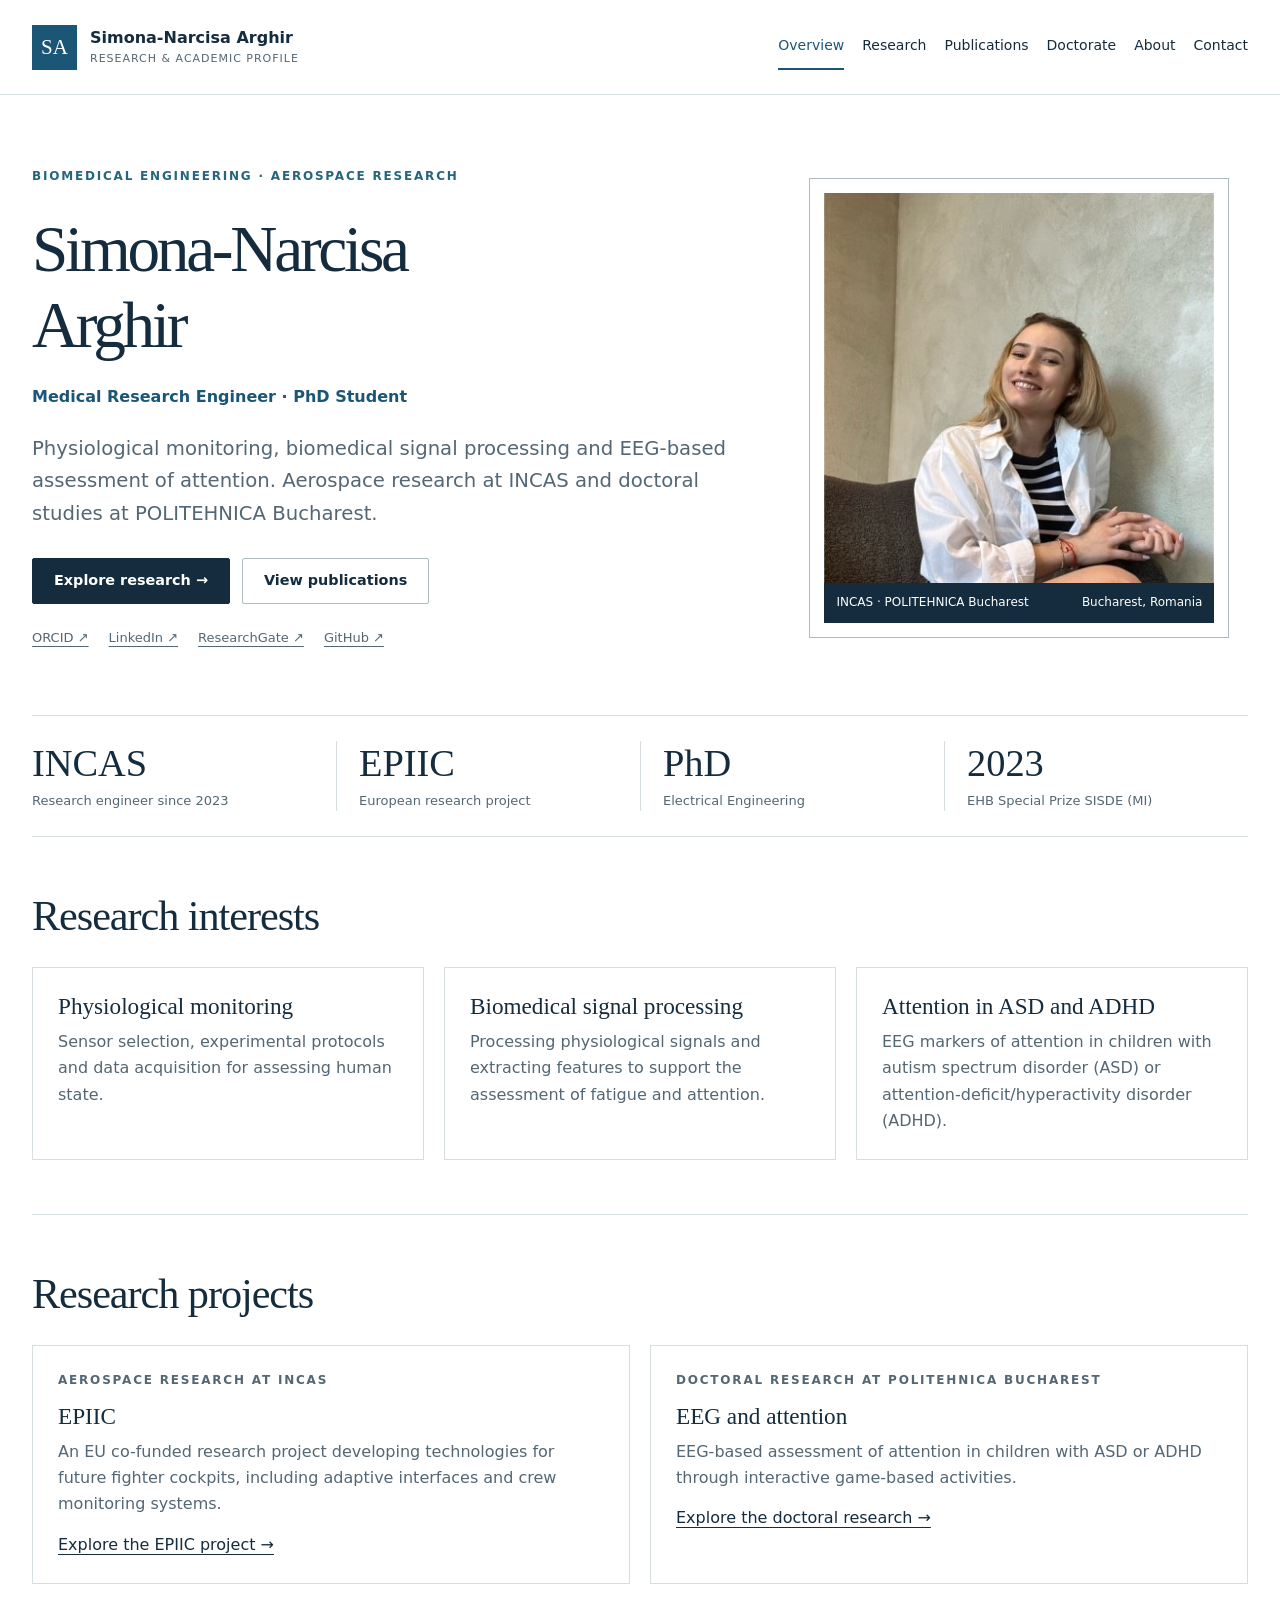
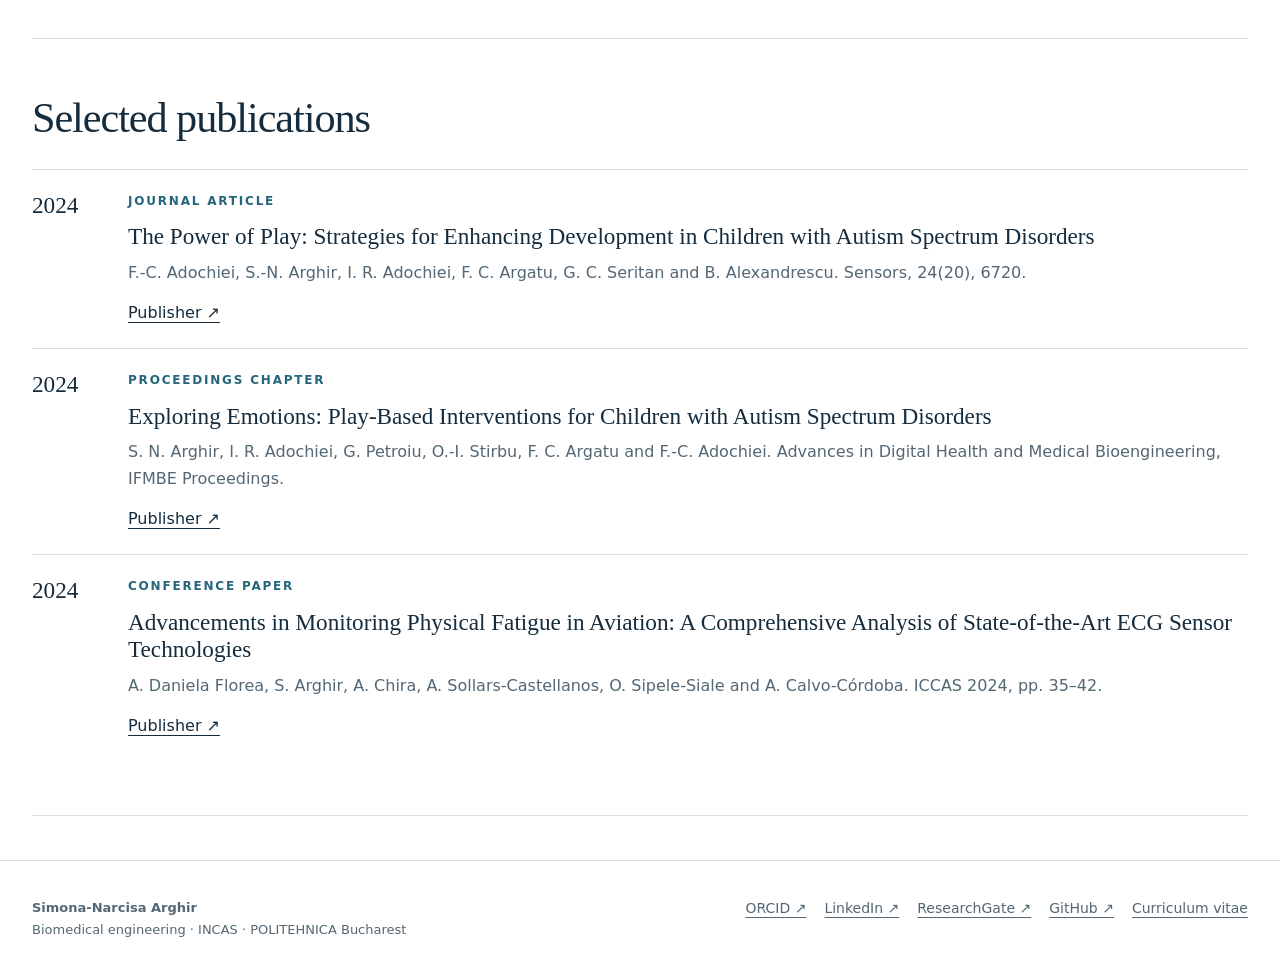
<file: index.html>
<!doctype html>
<html lang="en">
<head>
  <meta charset="utf-8">
  <meta name="viewport" content="width=device-width, initial-scale=1">
  <meta name="description" content="Research and academic profile of Simona-Narcisa Arghir.">
  <title>Overview | Simona-Narcisa Arghir</title>
  <link rel="stylesheet" href="style.css">
</head>
<body>
  <a class="skip" href="#main">Skip to content</a>
  <header class="site-header"><div class="wrap header-inner">
    <a class="brand" href="index.html"><span class="monogram" aria-hidden="true">SA</span>
    <span><strong>Simona-Narcisa Arghir</strong><small>Research &amp; academic profile</small></span></a>
    <nav aria-label="Main navigation"><a href="index.html" aria-current="page">Overview</a><a href="research.html">Research</a><a href="publications.html">Publications</a><a href="phd.html">Doctorate</a><a href="about.html">About</a><a href="contact.html">Contact</a></nav>
  </div></header>
  <main id="main" class="wrap">
<section class="hero">
  <div><p class="label">Biomedical engineering · Aerospace research</p>
    <h1>Simona-Narcisa<br>Arghir</h1>
    <p class="role">Medical Research Engineer · PhD Student</p>
    <p class="lead">Physiological monitoring, biomedical signal processing and EEG-based assessment of attention. Aerospace research at INCAS and doctoral studies at POLITEHNICA Bucharest.</p>
    <div class="actions"><a class="button" href="research.html">Explore research →</a>
      <a class="button secondary" href="publications.html">View publications</a></div>
    <div class="profile-links"><a href="https://orcid.org/0009-0007-5033-0154">ORCID ↗</a><a href="https://www.linkedin.com/in/simona-narcisa-arghir-6975b7259/">LinkedIn ↗</a><a href="https://www.researchgate.net/profile/Simona-Arghir?ev=hdr_xprf">ResearchGate ↗</a><a href="https://github.com/narcisasimona">GitHub ↗</a></div>
  </div>
  <figure class="portrait">
    <img src="photo.jpg" width="400" height="400" alt="Portrait of Simona-Narcisa Arghir">
    <figcaption><span>INCAS · POLITEHNICA Bucharest</span><span>Bucharest, Romania</span></figcaption>
  </figure>
</section>
<dl class="highlights">
  <div><dt>INCAS</dt><dd>Research engineer since 2023</dd></div>
  <div><dt>EPIIC</dt><dd>European research project</dd></div>
  <div><dt>PhD</dt><dd>Electrical Engineering</dd></div>
  <div><dt>2023</dt><dd>EHB Special Prize SISDE (MI)</dd></div>
</dl>
<section class="section"><h2>Research interests</h2>
<div class="cards">
  <article><h3>Physiological monitoring</h3><p>Sensor selection, experimental protocols and data acquisition for assessing human state.</p></article>
  <article><h3>Biomedical signal processing</h3><p>Processing physiological signals and extracting features to support the assessment of fatigue and attention.</p></article>
  <article><h3>Attention in ASD and ADHD</h3><p>EEG markers of attention in children with autism spectrum disorder (ASD) or attention-deficit/hyperactivity disorder (ADHD).</p></article>
</div></section>
<section class="section"><h2>Research projects</h2><div class="cards two"><article class="project"><p class="label">Aerospace research at INCAS</p><h3>EPIIC</h3><p>An EU co-funded research project developing technologies for future fighter cockpits, including adaptive interfaces and crew monitoring systems.</p><a href="research.html#epiic">Explore the EPIIC project →</a></article><article class="project"><p class="label">Doctoral research at POLITEHNICA Bucharest</p><h3>EEG and attention</h3><p>EEG-based assessment of attention in children with ASD or ADHD through interactive game-based activities.</p><a href="phd.html">Explore the doctoral research →</a></article></div></section>
<section class="section"><h2>Selected publications</h2><article class="entry"><span class="year">2024</span><div><p class="label">Journal article</p><h3>The Power of Play: Strategies for Enhancing Development in Children with Autism Spectrum Disorders</h3><p>F.-C. Adochiei, S.-N. Arghir, I. R. Adochiei, F. C. Argatu, G. C. Seritan and B. Alexandrescu. Sensors, 24(20), 6720.</p><a href="https://doi.org/10.3390/s24206720">Publisher ↗</a></div></article><article class="entry"><span class="year">2024</span><div><p class="label">Proceedings chapter</p><h3>Exploring Emotions: Play-Based Interventions for Children with Autism Spectrum Disorders</h3><p>S. N. Arghir, I. R. Adochiei, G. Petroiu, O.-I. Stirbu, F. C. Argatu and F.-C. Adochiei. Advances in Digital Health and Medical Bioengineering, IFMBE Proceedings.</p><a href="https://doi.org/10.1007/978-3-031-62523-7_8">Publisher ↗</a></div></article><article class="entry"><span class="year">2024</span><div><p class="label">Conference paper</p><h3>Advancements in Monitoring Physical Fatigue in Aviation: A Comprehensive Analysis of State-of-the-Art ECG Sensor Technologies</h3><p>A. Daniela Florea, S. Arghir, A. Chira, A. Sollars-Castellanos, O. Sipele-Siale and A. Calvo-Córdoba. ICCAS 2024, pp. 35–42.</p><a href="https://www.scitepress.org/PublishedPapers/2024/129500/">Publisher ↗</a></div></article></section>
</main>
  <footer class="site-footer"><div class="wrap footer-inner">
    <div><strong>Simona-Narcisa Arghir</strong><br>Biomedical engineering · INCAS · POLITEHNICA Bucharest</div>
    <nav aria-label="Academic profiles"><a href="https://orcid.org/0009-0007-5033-0154">ORCID ↗</a><a href="https://www.linkedin.com/in/simona-narcisa-arghir-6975b7259/">LinkedIn ↗</a><a href="https://www.researchgate.net/profile/Simona-Arghir?ev=hdr_xprf">ResearchGate ↗</a><a href="https://github.com/narcisasimona">GitHub ↗</a><a href="about.html#cv">Curriculum vitae</a></nav>
  </div></footer>
</body>
</html>
</file>
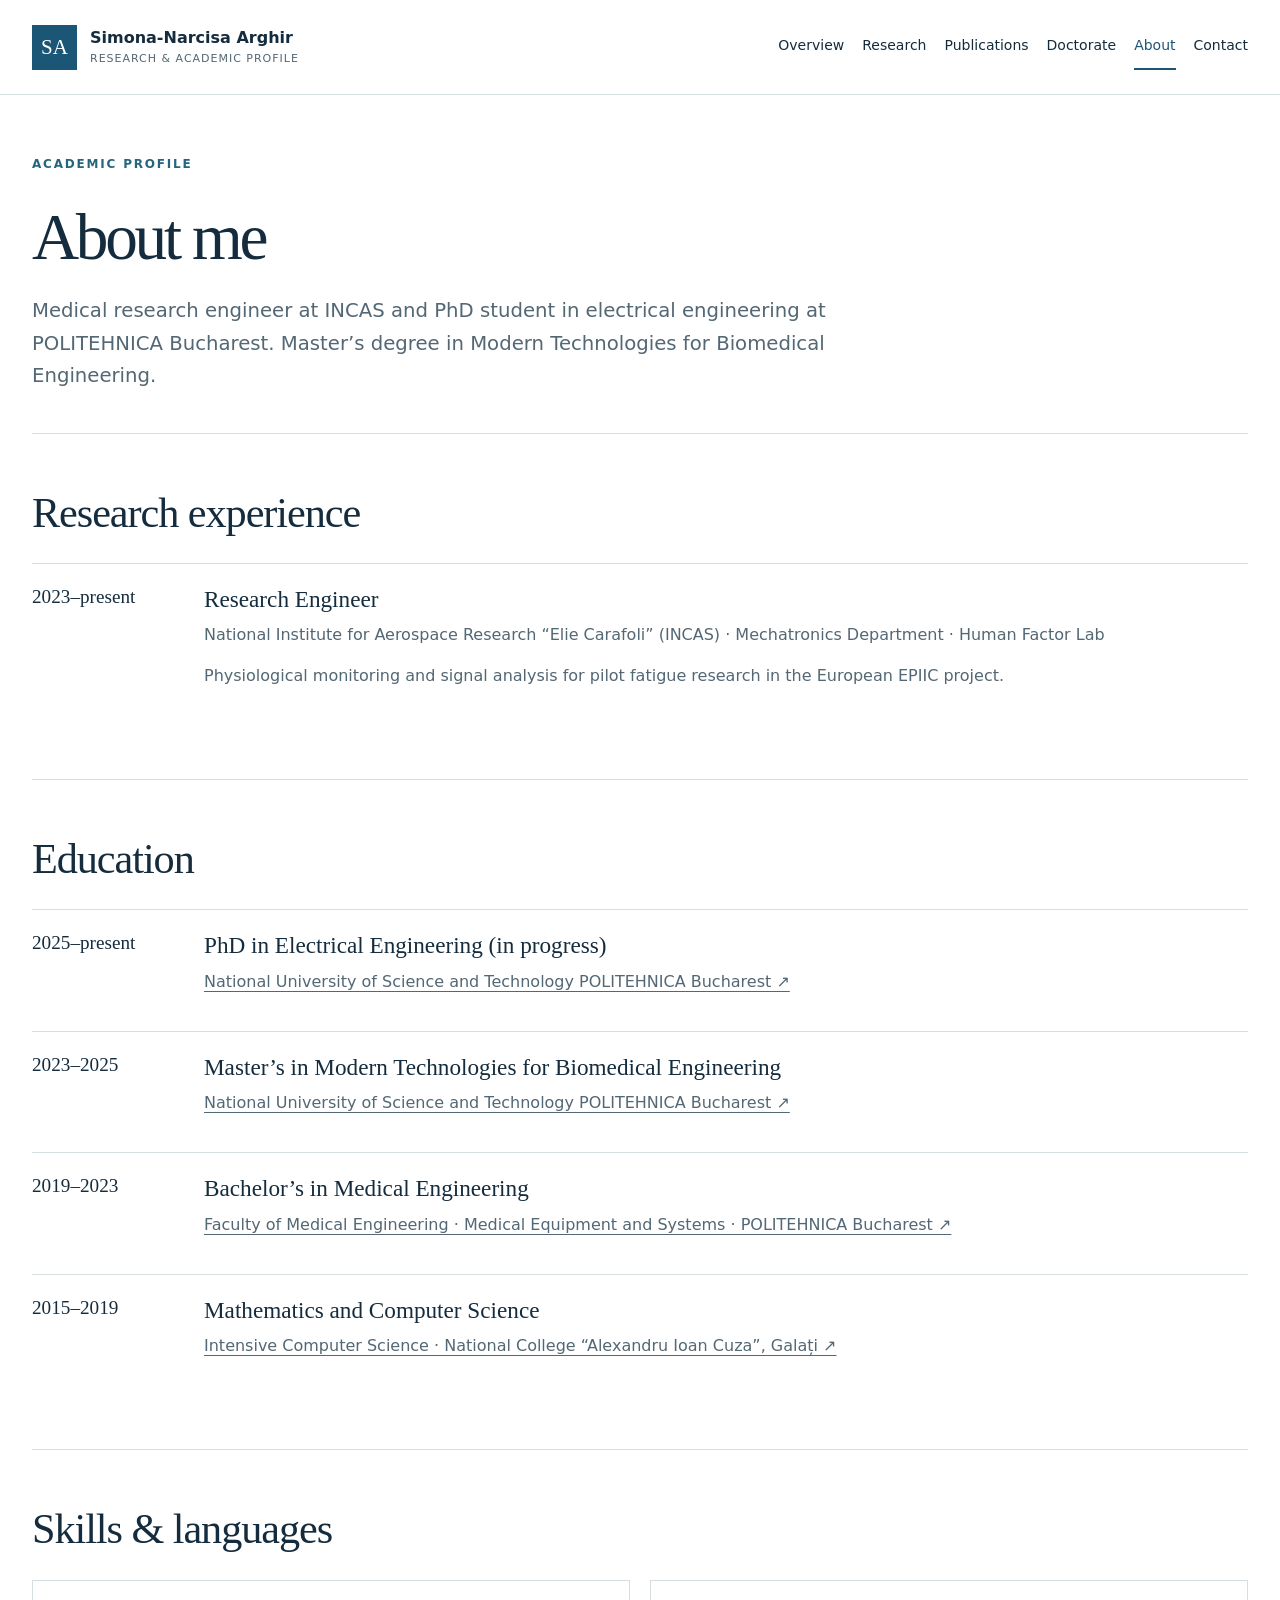
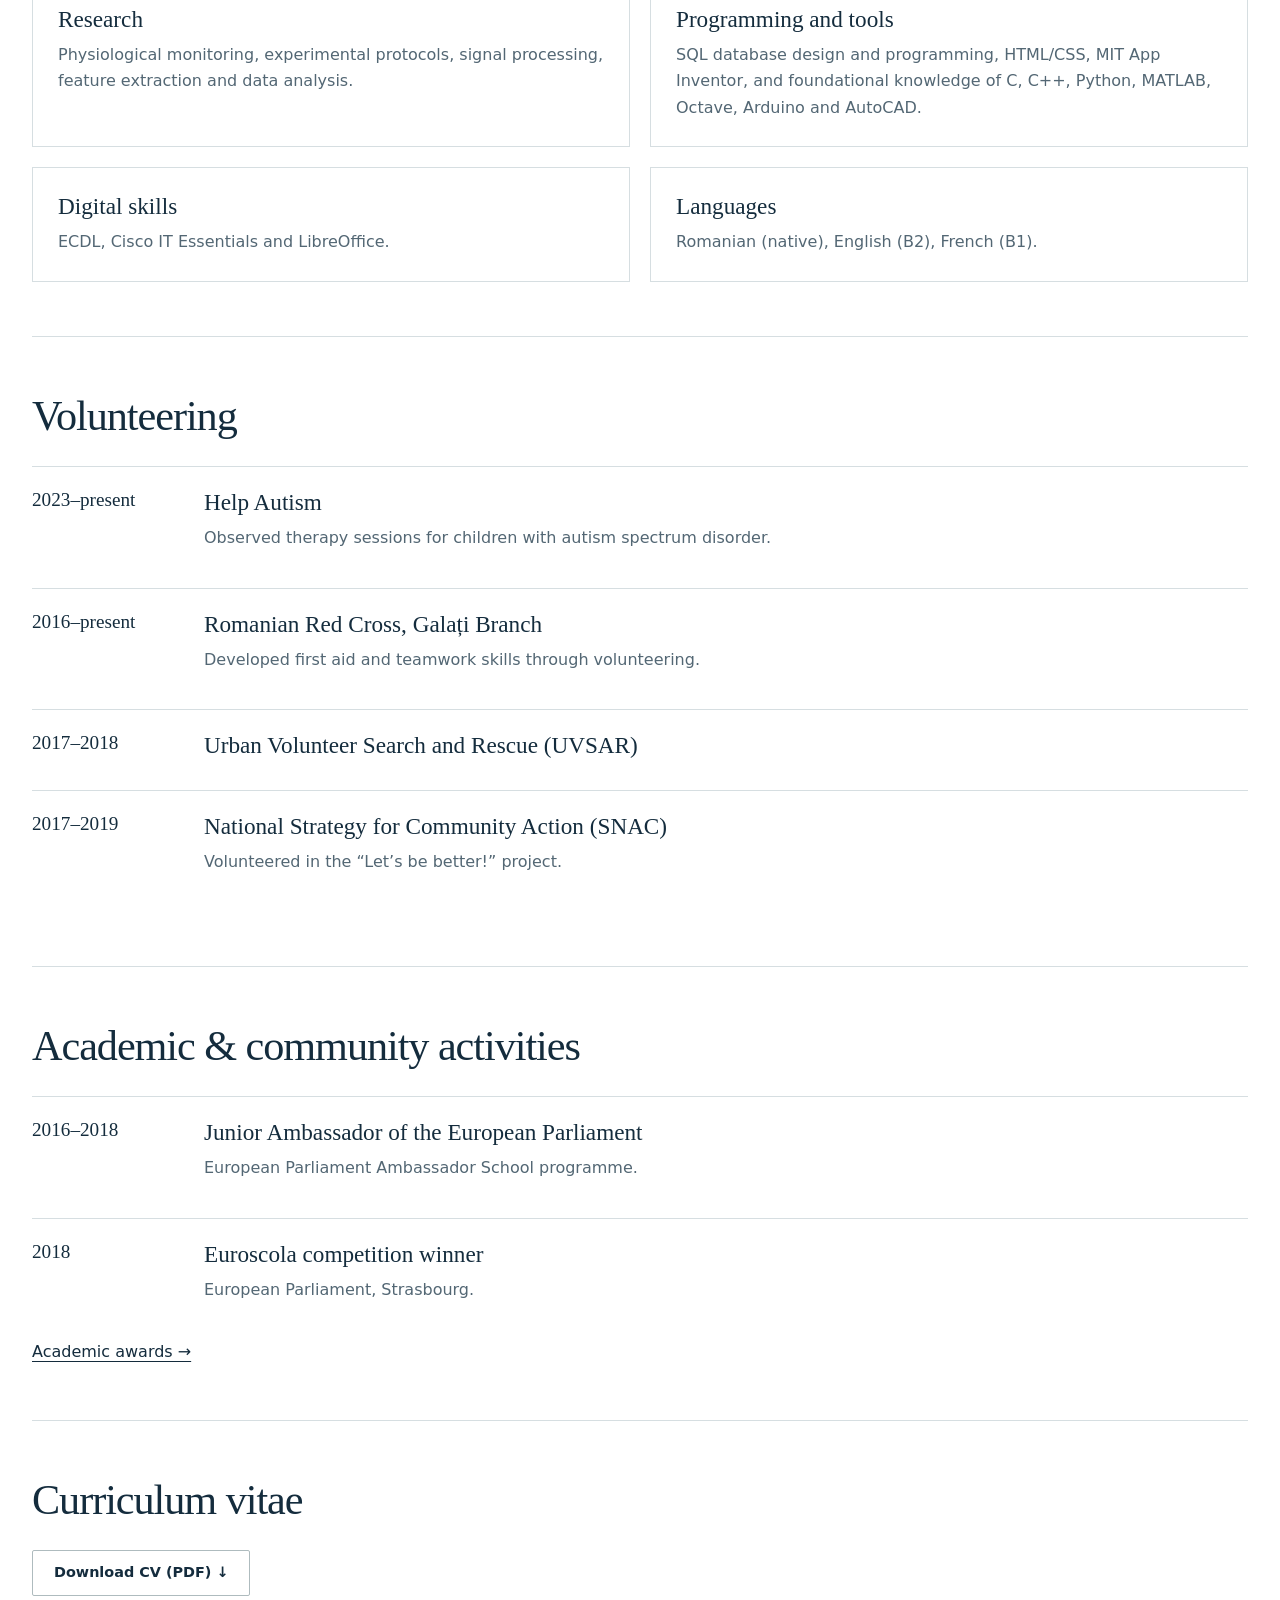
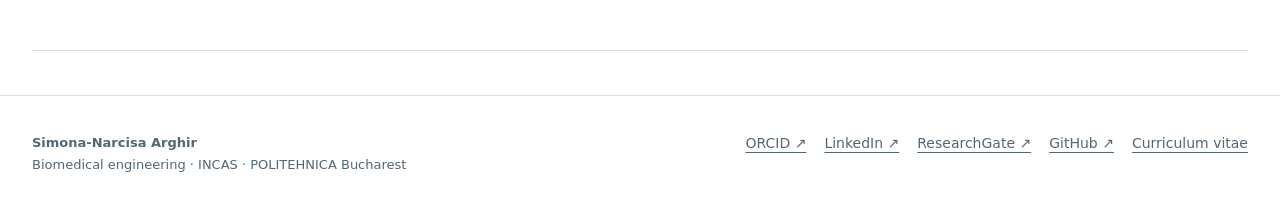
<file: about.html>
<!doctype html>
<html lang="en">
<head>
  <meta charset="utf-8">
  <meta name="viewport" content="width=device-width, initial-scale=1">
  <meta name="description" content="Research and academic profile of Simona-Narcisa Arghir.">
  <title>About | Simona-Narcisa Arghir</title>
  <link rel="stylesheet" href="style.css">
</head>
<body>
  <a class="skip" href="#main">Skip to content</a>
  <header class="site-header"><div class="wrap header-inner">
    <a class="brand" href="index.html"><span class="monogram" aria-hidden="true">SA</span>
    <span><strong>Simona-Narcisa Arghir</strong><small>Research &amp; academic profile</small></span></a>
    <nav aria-label="Main navigation"><a href="index.html">Overview</a><a href="research.html">Research</a><a href="publications.html">Publications</a><a href="phd.html">Doctorate</a><a href="about.html" aria-current="page">About</a><a href="contact.html">Contact</a></nav>
  </div></header>
  <main id="main" class="wrap"><div class="page-heading"><p class="label">Academic profile</p><h1>About me</h1><p class="lead">Medical research engineer at INCAS and PhD student in electrical engineering at POLITEHNICA Bucharest. Master’s degree in Modern Technologies for Biomedical Engineering.</p></div>
<section class="section"><h2>Research experience</h2>
  <article class="entry timeline"><span class="year">2023–present</span><div><h3>Research Engineer</h3>
    <p>National Institute for Aerospace Research “Elie Carafoli” (INCAS) · Mechatronics Department · Human Factor Lab</p>
    <p>Physiological monitoring and signal analysis for pilot fatigue research in the European EPIIC project.</p>
  </div></article>
</section>
<section class="section"><h2>Education</h2>
  <article class="entry timeline"><span class="year">2025–present</span><div><h3>PhD in Electrical Engineering (in progress)</h3><p><a href="https://www.sdie.upb.ro/">National University of Science and Technology POLITEHNICA Bucharest ↗</a></p></div></article><article class="entry timeline"><span class="year">2023–2025</span><div><h3>Master’s in Modern Technologies for Biomedical Engineering</h3><p><a href="https://fim.upb.ro/tehnologii-moderne-pentru-ingineria-medicala/">National University of Science and Technology POLITEHNICA Bucharest ↗</a></p></div></article><article class="entry timeline"><span class="year">2019–2023</span><div><h3>Bachelor’s in Medical Engineering</h3><p><a href="https://fim.upb.ro/">Faculty of Medical Engineering · Medical Equipment and Systems · POLITEHNICA Bucharest ↗</a></p></div></article><article class="entry timeline"><span class="year">2015–2019</span><div><h3>Mathematics and Computer Science</h3><p><a href="https://www.cuza.ro/">Intensive Computer Science · National College “Alexandru Ioan Cuza”, Galați ↗</a></p></div></article>
</section>
<section class="section"><h2>Skills &amp; languages</h2>
  <div class="cards two"><article><h3>Research</h3><p>Physiological monitoring, experimental protocols, signal processing, feature extraction and data analysis.</p></article><article><h3>Programming and tools</h3><p>SQL database design and programming, HTML/CSS, MIT App Inventor, and foundational knowledge of C, C++, Python, MATLAB, Octave, Arduino and AutoCAD.</p></article><article><h3>Digital skills</h3><p>ECDL, Cisco IT Essentials and LibreOffice.</p></article><article><h3>Languages</h3><p>Romanian (native), English (B2), French (B1).</p></article></div>
</section>
<section class="section"><h2>Volunteering</h2><article class="entry timeline"><span class="year">2023–present</span><div><h3>Help Autism</h3><p>Observed therapy sessions for children with autism spectrum disorder.</p></div></article><article class="entry timeline"><span class="year">2016–present</span><div><h3>Romanian Red Cross, Galați Branch</h3><p>Developed first aid and teamwork skills through volunteering.</p></div></article><article class="entry timeline"><span class="year">2017–2018</span><div><h3>Urban Volunteer Search and Rescue (UVSAR)</h3></div></article><article class="entry timeline"><span class="year">2017–2019</span><div><h3>National Strategy for Community Action (SNAC)</h3><p>Volunteered in the “Let’s be better!” project.</p></div></article></section>
<section class="section"><h2>Academic &amp; community activities</h2><article class="entry timeline"><span class="year">2016–2018</span><div><h3>Junior Ambassador of the European Parliament</h3><p>European Parliament Ambassador School programme.</p></div></article><article class="entry timeline"><span class="year">2018</span><div><h3>Euroscola competition winner</h3><p>European Parliament, Strasbourg.</p></div></article>
  <a href="publications.html#recognition">Academic awards →</a>
</section>
<section class="section" id="cv"><h2>Curriculum vitae</h2><a class="button secondary" href="cv.pdf" download="Simona-Narcisa-Arghir-CV.pdf">Download CV (PDF) ↓</a></section>
</main>
  <footer class="site-footer"><div class="wrap footer-inner">
    <div><strong>Simona-Narcisa Arghir</strong><br>Biomedical engineering · INCAS · POLITEHNICA Bucharest</div>
    <nav aria-label="Academic profiles"><a href="https://orcid.org/0009-0007-5033-0154">ORCID ↗</a><a href="https://www.linkedin.com/in/simona-narcisa-arghir-6975b7259/">LinkedIn ↗</a><a href="https://www.researchgate.net/profile/Simona-Arghir?ev=hdr_xprf">ResearchGate ↗</a><a href="https://github.com/narcisasimona">GitHub ↗</a><a href="about.html#cv">Curriculum vitae</a></nav>
  </div></footer>
</body>
</html>
</file>
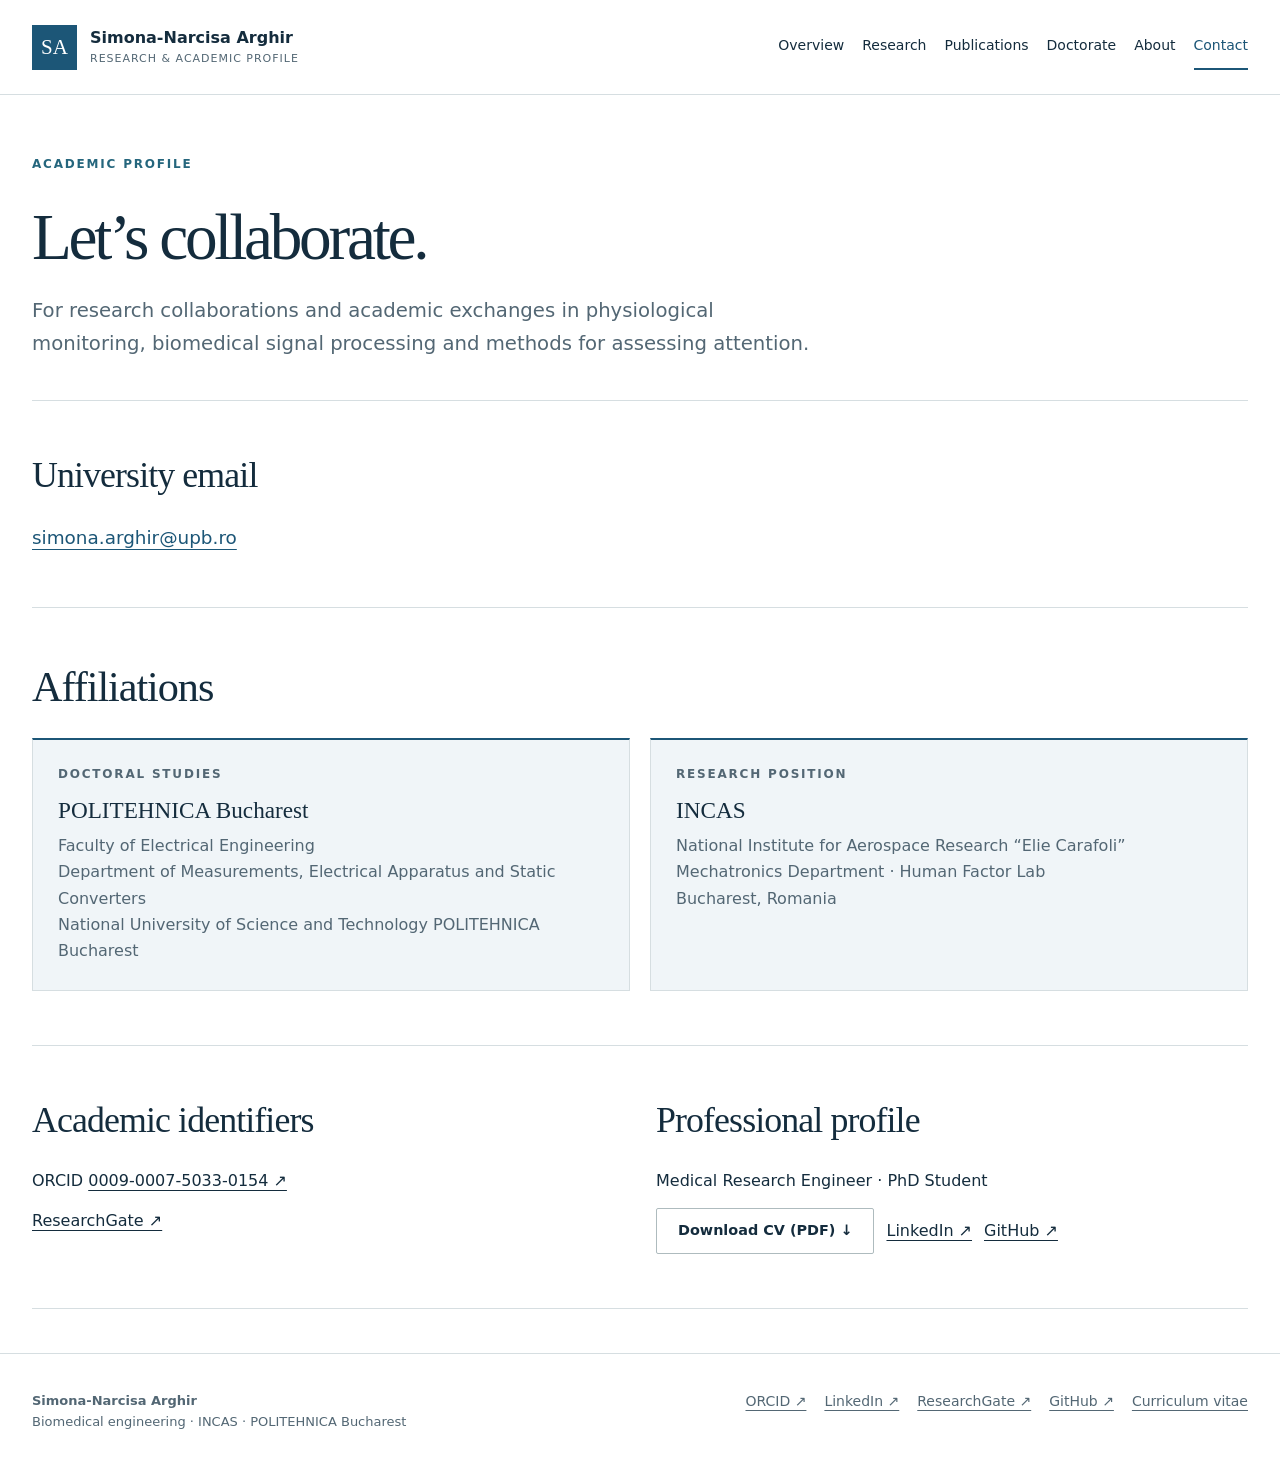
<file: contact.html>
<!doctype html>
<html lang="en">
<head>
  <meta charset="utf-8">
  <meta name="viewport" content="width=device-width, initial-scale=1">
  <meta name="description" content="Research and academic profile of Simona-Narcisa Arghir.">
  <title>Contact | Simona-Narcisa Arghir</title>
  <link rel="stylesheet" href="style.css">
</head>
<body>
  <a class="skip" href="#main">Skip to content</a>
  <header class="site-header"><div class="wrap header-inner">
    <a class="brand" href="index.html"><span class="monogram" aria-hidden="true">SA</span>
    <span><strong>Simona-Narcisa Arghir</strong><small>Research &amp; academic profile</small></span></a>
    <nav aria-label="Main navigation"><a href="index.html">Overview</a><a href="research.html">Research</a><a href="publications.html">Publications</a><a href="phd.html">Doctorate</a><a href="about.html">About</a><a href="contact.html" aria-current="page">Contact</a></nav>
  </div></header>
  <main id="main" class="wrap"><div class="page-heading"><p class="label">Academic profile</p><h1>Let’s collaborate.</h1><p class="lead">For research collaborations and academic exchanges in physiological monitoring, biomedical signal processing and methods for assessing attention.</p></div>
<section class="section contact-email">
  <h2>University email</h2><a href="mailto:simona.arghir@upb.ro">simona.arghir@upb.ro</a>
</section>
<section class="section"><h2>Affiliations</h2>
  <div class="cards two affiliation">
    <article><p class="label">Doctoral studies</p><h3>POLITEHNICA Bucharest</h3>
      <p>Faculty of Electrical Engineering<br>Department of Measurements, Electrical Apparatus and Static Converters<br>National University of Science and Technology POLITEHNICA Bucharest</p></article>
    <article><p class="label">Research position</p><h3>INCAS</h3>
      <p>National Institute for Aerospace Research “Elie Carafoli”<br>Mechatronics Department · Human Factor Lab<br>Bucharest, Romania</p></article>
  </div>
</section>
<div class="contact-grid section">
  <section><h2>Academic identifiers</h2>
    <p>ORCID <a href="https://orcid.org/0009-0007-5033-0154">0009-0007-5033-0154 ↗</a></p>
    <p><a href="https://www.researchgate.net/profile/Simona-Arghir?ev=hdr_xprf">ResearchGate ↗</a></p>
  </section>
  <section><h2>Professional profile</h2>
    <p>Medical Research Engineer · PhD Student</p>
    <div class="actions"><a class="button secondary" href="cv.pdf" download="Simona-Narcisa-Arghir-CV.pdf">Download CV (PDF) ↓</a><a href="https://www.linkedin.com/in/simona-narcisa-arghir-6975b7259/">LinkedIn ↗</a><a href="https://github.com/narcisasimona">GitHub ↗</a></div>
  </section>
</div>
</main>
  <footer class="site-footer"><div class="wrap footer-inner">
    <div><strong>Simona-Narcisa Arghir</strong><br>Biomedical engineering · INCAS · POLITEHNICA Bucharest</div>
    <nav aria-label="Academic profiles"><a href="https://orcid.org/0009-0007-5033-0154">ORCID ↗</a><a href="https://www.linkedin.com/in/simona-narcisa-arghir-6975b7259/">LinkedIn ↗</a><a href="https://www.researchgate.net/profile/Simona-Arghir?ev=hdr_xprf">ResearchGate ↗</a><a href="https://github.com/narcisasimona">GitHub ↗</a><a href="about.html#cv">Curriculum vitae</a></nav>
  </div></footer>
</body>
</html>
</file>
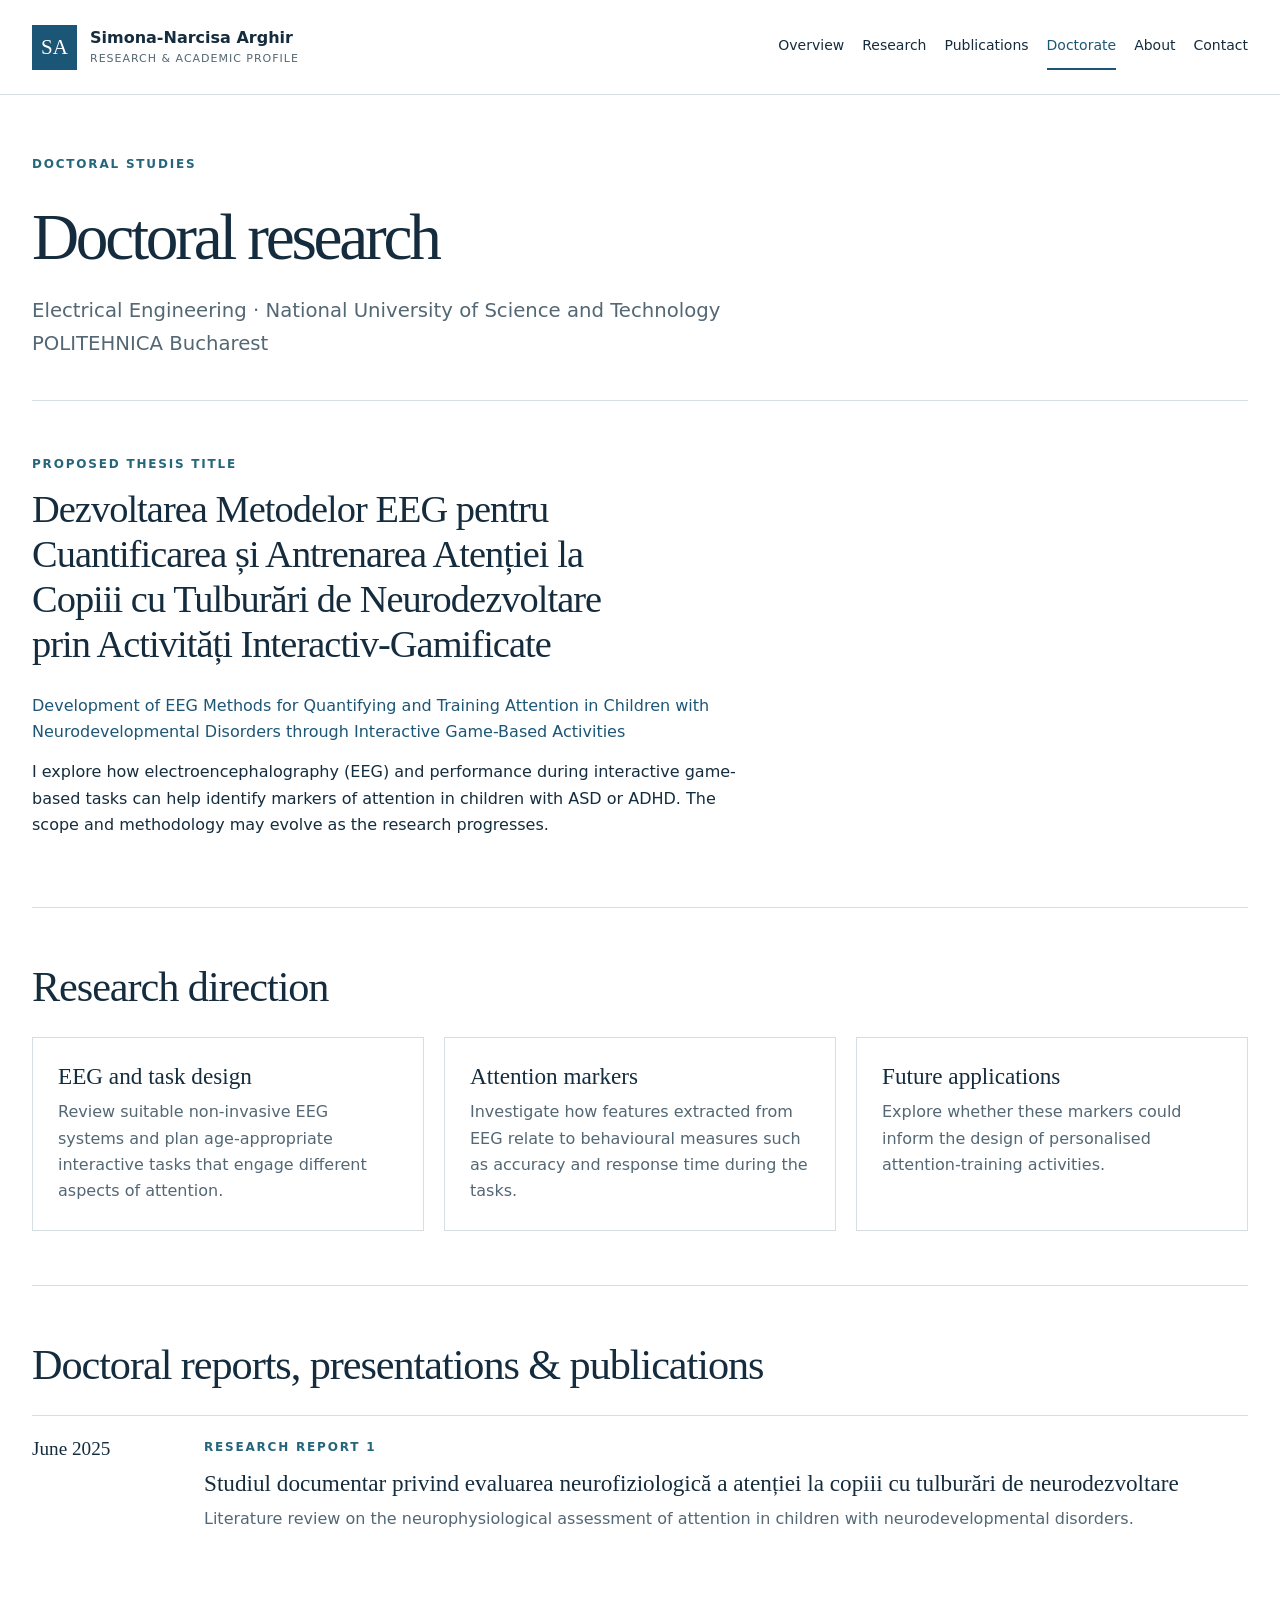
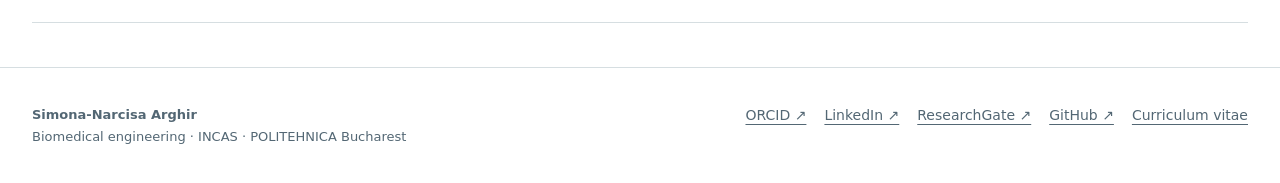
<file: phd.html>
<!doctype html>
<html lang="en">
<head>
  <meta charset="utf-8">
  <meta name="viewport" content="width=device-width, initial-scale=1">
  <meta name="description" content="Research and academic profile of Simona-Narcisa Arghir.">
  <title>Doctorate | Simona-Narcisa Arghir</title>
  <link rel="stylesheet" href="style.css">
</head>
<body>
  <a class="skip" href="#main">Skip to content</a>
  <header class="site-header"><div class="wrap header-inner">
    <a class="brand" href="index.html"><span class="monogram" aria-hidden="true">SA</span>
    <span><strong>Simona-Narcisa Arghir</strong><small>Research &amp; academic profile</small></span></a>
    <nav aria-label="Main navigation"><a href="index.html">Overview</a><a href="research.html">Research</a><a href="publications.html">Publications</a><a href="phd.html" aria-current="page">Doctorate</a><a href="about.html">About</a><a href="contact.html">Contact</a></nav>
  </div></header>
  <main id="main" class="wrap"><div class="page-heading"><p class="label">Doctoral studies</p><h1>Doctoral research</h1><p class="lead">Electrical Engineering · National University of Science and Technology POLITEHNICA Bucharest</p></div>
<section class="section" id="thesis">
  <p class="label">Proposed thesis title</p>
  <h2 class="thesis-title" lang="ro">Dezvoltarea Metodelor EEG pentru Cuantificarea și Antrenarea Atenției la Copiii cu Tulburări de Neurodezvoltare prin Activități Interactiv-Gamificate</h2>
  <p class="thesis-translation">Development of EEG Methods for Quantifying and Training Attention in Children with Neurodevelopmental Disorders through Interactive Game-Based Activities</p>
  <p class="measure">I explore how electroencephalography (EEG) and performance during interactive game-based tasks can help identify markers of attention in children with ASD or ADHD. The scope and methodology may evolve as the research progresses.</p>
</section>
<section class="section"><h2>Research direction</h2>
  <div class="cards">
    <article><h3>EEG and task design</h3><p>Review suitable non-invasive EEG systems and plan age-appropriate interactive tasks that engage different aspects of attention.</p></article>
    <article><h3>Attention markers</h3><p>Investigate how features extracted from EEG relate to behavioural measures such as accuracy and response time during the tasks.</p></article>
    <article><h3>Future applications</h3><p>Explore whether these markers could inform the design of personalised attention-training activities.</p></article>
  </div>
</section>
<section class="section" id="doctoral-outputs"><h2>Doctoral reports, presentations &amp; publications</h2>
  <article class="entry timeline"><time class="year" datetime="2025-06">June 2025</time><div>
    <p class="label">Research report 1</p>
    <h3 lang="ro">Studiul documentar privind evaluarea neurofiziologică a atenției la copiii cu tulburări de neurodezvoltare</h3>
    <p>Literature review on the neurophysiological assessment of attention in children with neurodevelopmental disorders.</p>
  </div></article>
</section>
</main>
  <footer class="site-footer"><div class="wrap footer-inner">
    <div><strong>Simona-Narcisa Arghir</strong><br>Biomedical engineering · INCAS · POLITEHNICA Bucharest</div>
    <nav aria-label="Academic profiles"><a href="https://orcid.org/0009-0007-5033-0154">ORCID ↗</a><a href="https://www.linkedin.com/in/simona-narcisa-arghir-6975b7259/">LinkedIn ↗</a><a href="https://www.researchgate.net/profile/Simona-Arghir?ev=hdr_xprf">ResearchGate ↗</a><a href="https://github.com/narcisasimona">GitHub ↗</a><a href="about.html#cv">Curriculum vitae</a></nav>
  </div></footer>
</body>
</html>
</file>
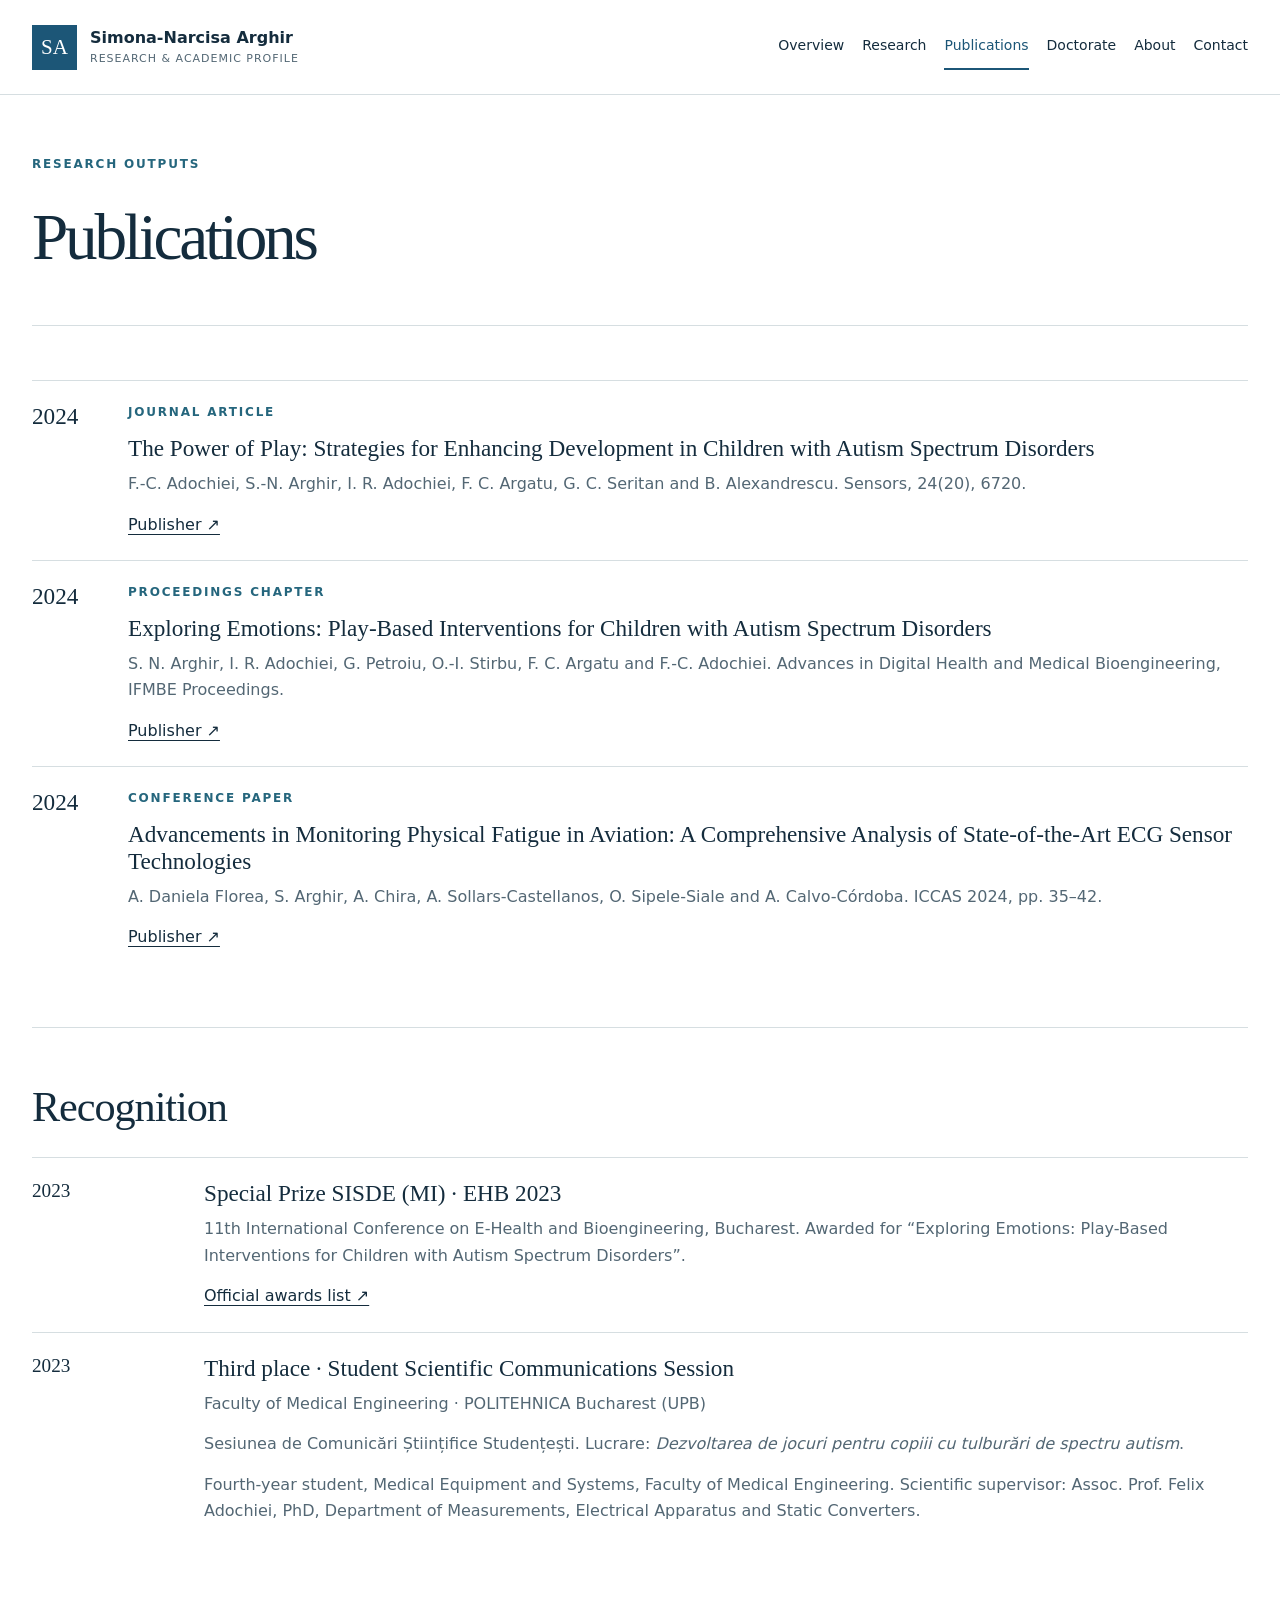
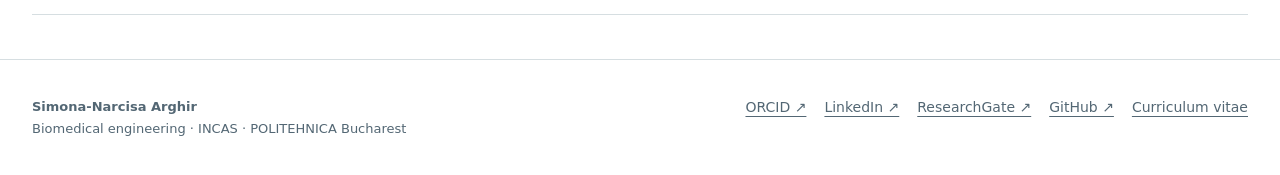
<file: publications.html>
<!doctype html>
<html lang="en">
<head>
  <meta charset="utf-8">
  <meta name="viewport" content="width=device-width, initial-scale=1">
  <meta name="description" content="Research and academic profile of Simona-Narcisa Arghir.">
  <title>Publications | Simona-Narcisa Arghir</title>
  <link rel="stylesheet" href="style.css">
</head>
<body>
  <a class="skip" href="#main">Skip to content</a>
  <header class="site-header"><div class="wrap header-inner">
    <a class="brand" href="index.html"><span class="monogram" aria-hidden="true">SA</span>
    <span><strong>Simona-Narcisa Arghir</strong><small>Research &amp; academic profile</small></span></a>
    <nav aria-label="Main navigation"><a href="index.html">Overview</a><a href="research.html">Research</a><a href="publications.html" aria-current="page">Publications</a><a href="phd.html">Doctorate</a><a href="about.html">About</a><a href="contact.html">Contact</a></nav>
  </div></header>
  <main id="main" class="wrap"><div class="page-heading"><p class="label">Research outputs</p><h1>Publications</h1></div>
<section class="section" aria-label="Publication list"><article class="entry"><span class="year">2024</span><div><p class="label">Journal article</p><h3>The Power of Play: Strategies for Enhancing Development in Children with Autism Spectrum Disorders</h3><p>F.-C. Adochiei, S.-N. Arghir, I. R. Adochiei, F. C. Argatu, G. C. Seritan and B. Alexandrescu. Sensors, 24(20), 6720.</p><a href="https://doi.org/10.3390/s24206720">Publisher ↗</a></div></article><article class="entry"><span class="year">2024</span><div><p class="label">Proceedings chapter</p><h3>Exploring Emotions: Play-Based Interventions for Children with Autism Spectrum Disorders</h3><p>S. N. Arghir, I. R. Adochiei, G. Petroiu, O.-I. Stirbu, F. C. Argatu and F.-C. Adochiei. Advances in Digital Health and Medical Bioengineering, IFMBE Proceedings.</p><a href="https://doi.org/10.1007/978-3-031-62523-7_8">Publisher ↗</a></div></article><article class="entry"><span class="year">2024</span><div><p class="label">Conference paper</p><h3>Advancements in Monitoring Physical Fatigue in Aviation: A Comprehensive Analysis of State-of-the-Art ECG Sensor Technologies</h3><p>A. Daniela Florea, S. Arghir, A. Chira, A. Sollars-Castellanos, O. Sipele-Siale and A. Calvo-Córdoba. ICCAS 2024, pp. 35–42.</p><a href="https://www.scitepress.org/PublishedPapers/2024/129500/">Publisher ↗</a></div></article></section>
<section class="section" id="recognition"><h2>Recognition</h2>
<article class="entry timeline"><span class="year">2023</span><div>
  <h3>Special Prize SISDE (MI) · EHB 2023</h3>
  <p>11th International Conference on E-Health and Bioengineering, Bucharest. Awarded for “Exploring Emotions: Play-Based Interventions for Children with Autism Spectrum Disorders”.</p>
  <a href="https://ehbconference.ro/Portals/26/EHB2023_Prizes.pdf">Official awards list ↗</a>
</div></article>
<article class="entry timeline"><span class="year">2023</span><div>
  <h3>Third place · Student Scientific Communications Session</h3>
  <p>Faculty of Medical Engineering · POLITEHNICA Bucharest (UPB)</p>
  <p lang="ro">Sesiunea de Comunicări Științifice Studențești. Lucrare: <em>Dezvoltarea de jocuri pentru copiii cu tulburări de spectru autism</em>.</p>
  <p>Fourth-year student, Medical Equipment and Systems, Faculty of Medical Engineering. Scientific supervisor: Assoc. Prof. Felix Adochiei, PhD, Department of Measurements, Electrical Apparatus and Static Converters.</p>
</div></article></section>
</main>
  <footer class="site-footer"><div class="wrap footer-inner">
    <div><strong>Simona-Narcisa Arghir</strong><br>Biomedical engineering · INCAS · POLITEHNICA Bucharest</div>
    <nav aria-label="Academic profiles"><a href="https://orcid.org/0009-0007-5033-0154">ORCID ↗</a><a href="https://www.linkedin.com/in/simona-narcisa-arghir-6975b7259/">LinkedIn ↗</a><a href="https://www.researchgate.net/profile/Simona-Arghir?ev=hdr_xprf">ResearchGate ↗</a><a href="https://github.com/narcisasimona">GitHub ↗</a><a href="about.html#cv">Curriculum vitae</a></nav>
  </div></footer>
</body>
</html>
</file>
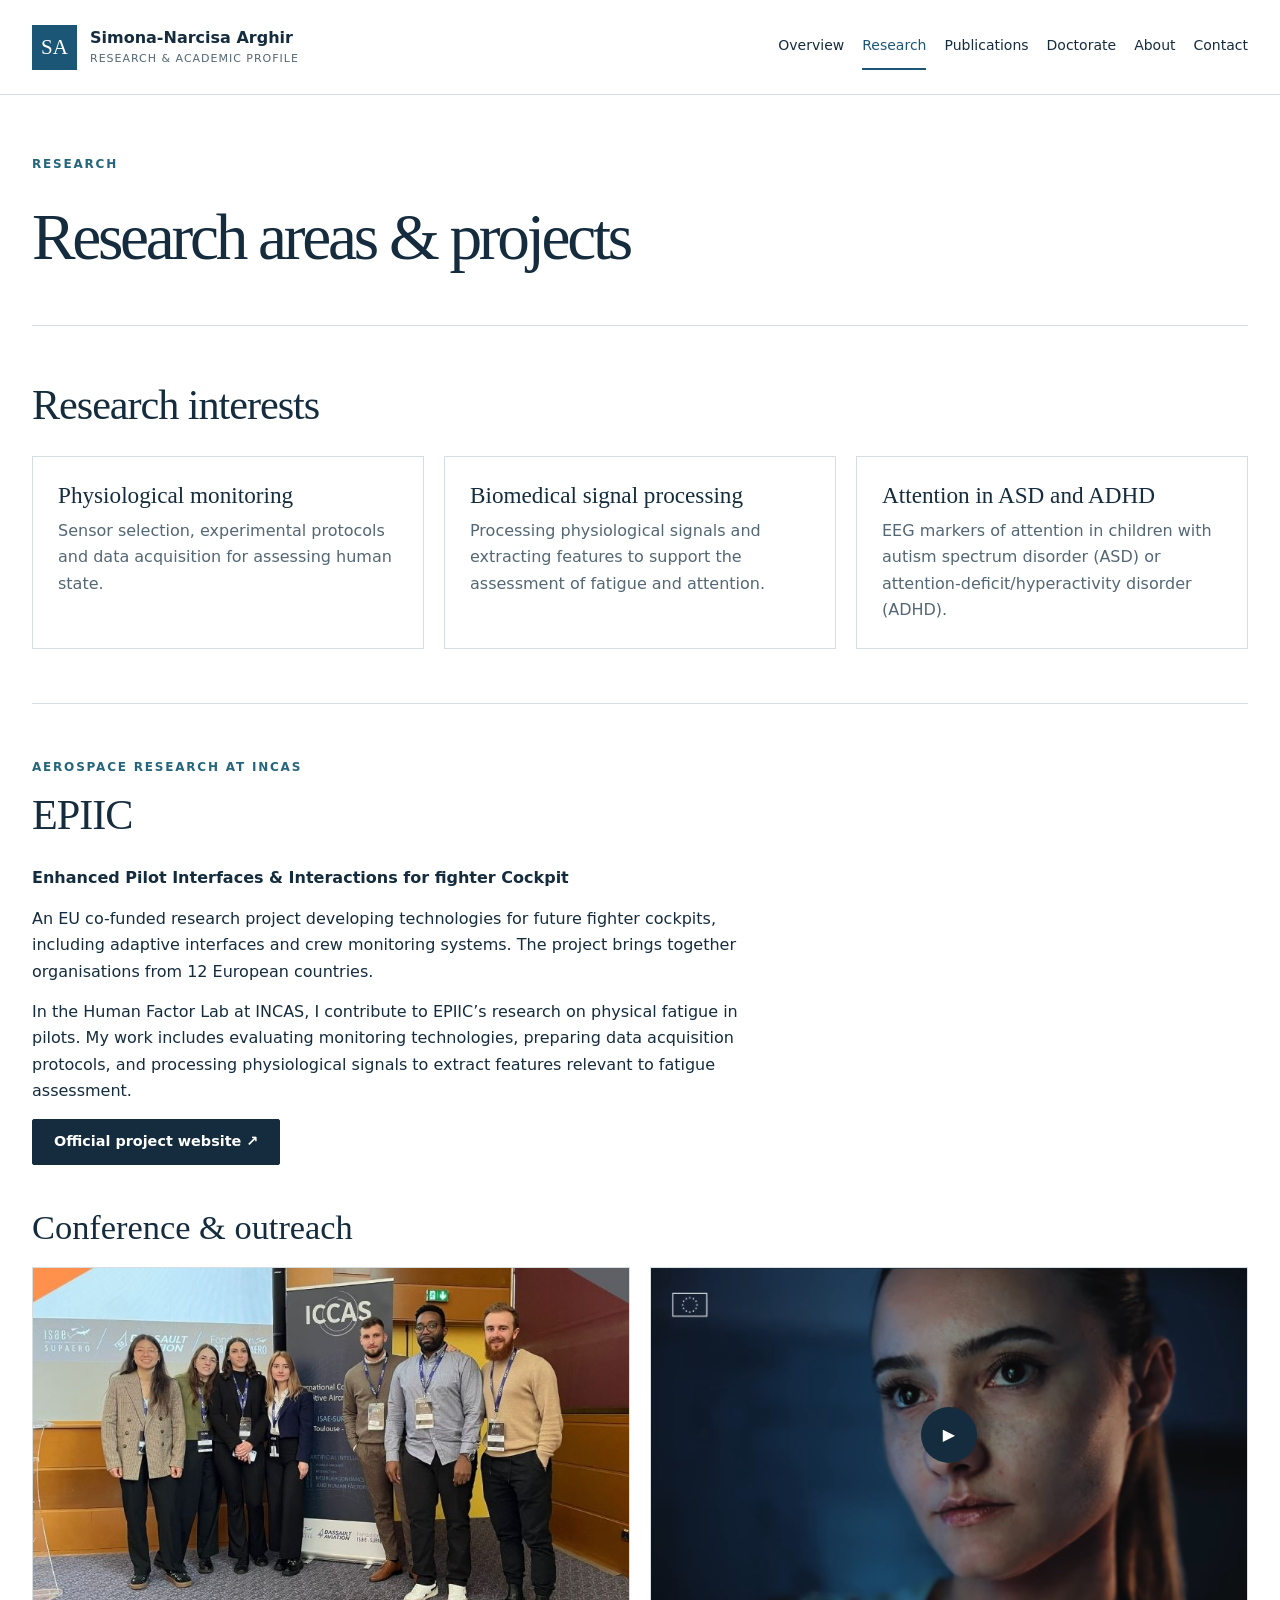
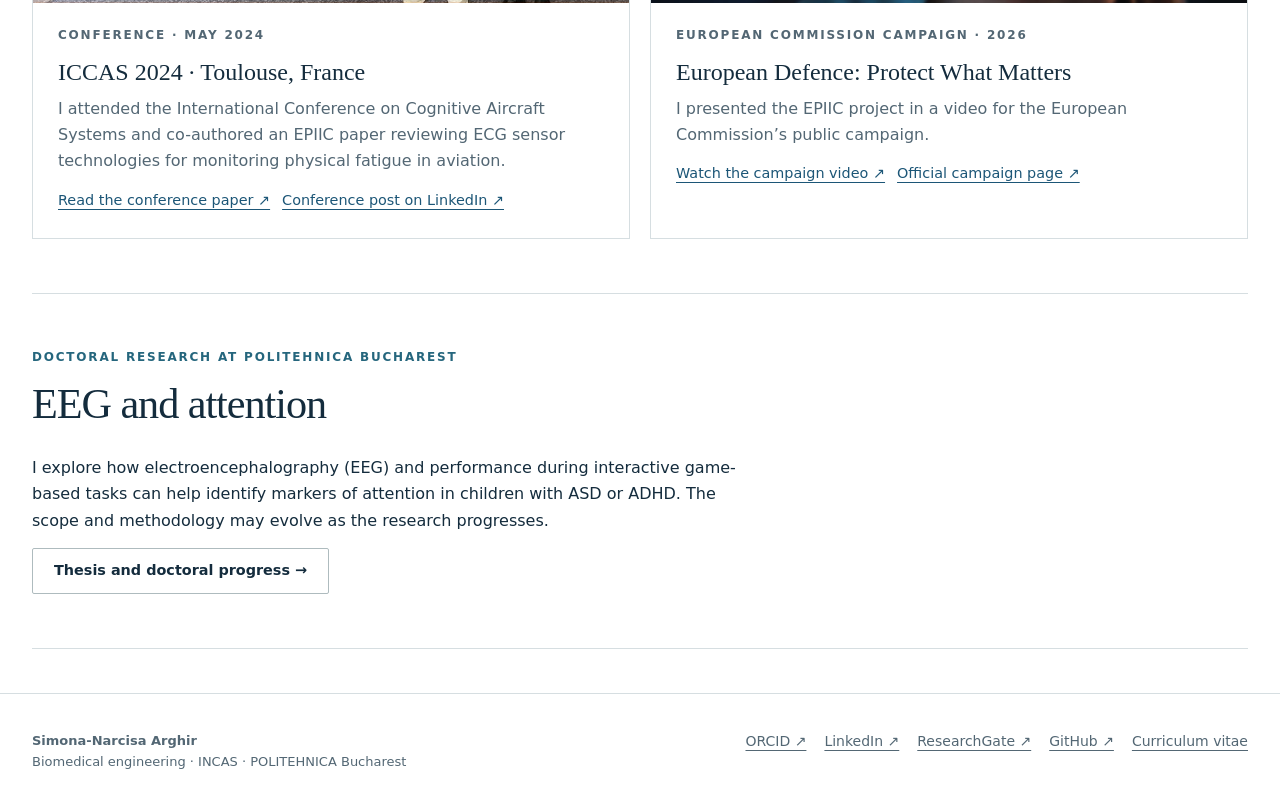
<file: research.html>
<!doctype html>
<html lang="en">
<head>
  <meta charset="utf-8">
  <meta name="viewport" content="width=device-width, initial-scale=1">
  <meta name="description" content="Research and academic profile of Simona-Narcisa Arghir.">
  <title>Research | Simona-Narcisa Arghir</title>
  <link rel="stylesheet" href="style.css">
</head>
<body>
  <a class="skip" href="#main">Skip to content</a>
  <header class="site-header"><div class="wrap header-inner">
    <a class="brand" href="index.html"><span class="monogram" aria-hidden="true">SA</span>
    <span><strong>Simona-Narcisa Arghir</strong><small>Research &amp; academic profile</small></span></a>
    <nav aria-label="Main navigation"><a href="index.html">Overview</a><a href="research.html" aria-current="page">Research</a><a href="publications.html">Publications</a><a href="phd.html">Doctorate</a><a href="about.html">About</a><a href="contact.html">Contact</a></nav>
  </div></header>
  <main id="main" class="wrap"><div class="page-heading"><p class="label">Research</p><h1>Research areas &amp; projects</h1></div>
<section class="section"><h2>Research interests</h2>
<div class="cards">
  <article><h3>Physiological monitoring</h3><p>Sensor selection, experimental protocols and data acquisition for assessing human state.</p></article>
  <article><h3>Biomedical signal processing</h3><p>Processing physiological signals and extracting features to support the assessment of fatigue and attention.</p></article>
  <article><h3>Attention in ASD and ADHD</h3><p>EEG markers of attention in children with autism spectrum disorder (ASD) or attention-deficit/hyperactivity disorder (ADHD).</p></article>
</div></section>
<section class="section" id="epiic">
  <p class="label">Aerospace research at INCAS</p>
  <h2>EPIIC</h2>
  <p class="feature-title">Enhanced Pilot Interfaces &amp; Interactions for fighter Cockpit</p>
  <p class="measure">An EU co-funded research project developing technologies for future fighter cockpits, including adaptive interfaces and crew monitoring systems. The project brings together organisations from 12 European countries.</p>
  <p class="measure">In the Human Factor Lab at INCAS, I contribute to EPIIC’s research on physical fatigue in pilots. My work includes evaluating monitoring technologies, preparing data acquisition protocols, and processing physiological signals to extract features relevant to fatigue assessment.</p>
  <a class="button" href="https://edf-epiic-project.eu/about/project_overview">Official project website ↗</a>

  <div class="epiic-outreach">
    <h3>Conference &amp; outreach</h3>
    <div class="cards two epiic-cards">
      <article>
        <img class="conference-photo" src="epiic-iccas-2024.jpg" width="800" height="800" loading="lazy" alt="EPIIC team at the 2024 ICCAS conference in Toulouse">
        <div class="epiic-card-content">
          <p class="label">Conference · May 2024</p>
          <h4>ICCAS 2024 · Toulouse, France</h4>
          <p>I attended the International Conference on Cognitive Aircraft Systems and co-authored an EPIIC paper reviewing ECG sensor technologies for monitoring physical fatigue in aviation.</p>
          <div class="actions">
            <a href="https://www.scitepress.org/PublishedPapers/2024/129500/">Read the conference paper ↗</a>
            <a href="https://www.linkedin.com/feed/update/urn:li:activity:7199343745450807296/">Conference post on LinkedIn ↗</a>
          </div>
        </div>
      </article>
      <article>
        <a class="video-cover" href="https://www.youtube.com/watch?v=QecTqo84hpg" aria-label="Watch the European Commission campaign video on YouTube">
          <img src="epiic-campaign.png" width="1335" height="747" loading="lazy" alt="Still from the European Commission campaign video">
          <span class="play-indicator" aria-hidden="true">▶</span>
        </a>
        <div class="epiic-card-content">
          <p class="label">European Commission campaign · 2026</p>
          <h4>European Defence: Protect What Matters</h4>
          <p>I presented the EPIIC project in a video for the European Commission’s public campaign.</p>
          <div class="actions">
            <a href="https://www.youtube.com/watch?v=QecTqo84hpg">Watch the campaign video ↗</a>
            <a href="https://commission.europa.eu/european-defence-protect-what-matters_en">Official campaign page ↗</a>
          </div>
        </div>
      </article>
    </div>
  </div>
</section>
<section class="section" id="doctoral-project">
  <p class="label">Doctoral research at POLITEHNICA Bucharest</p><h2>EEG and attention</h2>
  <p class="measure">I explore how electroencephalography (EEG) and performance during interactive game-based tasks can help identify markers of attention in children with ASD or ADHD. The scope and methodology may evolve as the research progresses.</p>
  <a class="button secondary" href="phd.html">Thesis and doctoral progress →</a>
</section>
</main>
  <footer class="site-footer"><div class="wrap footer-inner">
    <div><strong>Simona-Narcisa Arghir</strong><br>Biomedical engineering · INCAS · POLITEHNICA Bucharest</div>
    <nav aria-label="Academic profiles"><a href="https://orcid.org/0009-0007-5033-0154">ORCID ↗</a><a href="https://www.linkedin.com/in/simona-narcisa-arghir-6975b7259/">LinkedIn ↗</a><a href="https://www.researchgate.net/profile/Simona-Arghir?ev=hdr_xprf">ResearchGate ↗</a><a href="https://github.com/narcisasimona">GitHub ↗</a><a href="about.html#cv">Curriculum vitae</a></nav>
  </div></footer>
</body>
</html>
</file>
<file: style.css>
:root {
  --ink: #142c3d;
  --muted: #536774;
  --line: #d6dee1;
  --blue: #1c5677;
  --teal: #25667d;
  --paper: #f0f5f8;
}
* { box-sizing: border-box; }
body { margin: 0; color: var(--ink); background: white; font: 16px/1.65 Inter, system-ui, sans-serif; }
a { color: inherit; text-underline-offset: .28em; }
a:hover { color: var(--blue); }
a:focus-visible { outline: 2px solid var(--teal); outline-offset: 4px; }
.skip { position: absolute; left: 16px; top: -80px; padding: 8px; background: white; z-index: 5; }
.skip:focus { top: 8px; }
.wrap { width: min(1216px, calc(100% - 64px)); margin-inline: auto; }
.site-header { border-bottom: 1px solid var(--line); background: rgba(255, 255, 255, .98); }
.header-inner { min-height: 94px; display: flex; align-items: center; justify-content: space-between; gap: 28px; }
.brand { display: flex; align-items: center; gap: 13px; text-decoration: none; line-height: 1.35; }
.monogram { display: grid; place-items: center; width: 45px; height: 45px; flex: none; color: white; background: var(--blue); font: 21px Georgia, serif; }
.brand small { display: block; margin-top: 4px; color: var(--muted); font-size: 11px; letter-spacing: .09em; text-transform: uppercase; }
nav { display: flex; flex-wrap: wrap; gap: 18px; font-size: 14px; }
.header-inner nav a { padding: 10px 0; border-bottom: 2px solid transparent; text-decoration: none; }
.header-inner nav a[aria-current], .header-inner nav a:hover { color: var(--blue); border-color: var(--blue); }
h1, h2, h3, .year, dt { font-family: Georgia, 'Times New Roman', serif; font-weight: 400; line-height: 1.17; }
h1 { margin: 24px 0 20px; font-size: clamp(2.75rem, 5.1vw, 4.35rem); letter-spacing: -.05em; }
h2 { margin: 0 0 26px; font-size: clamp(2rem, 3.3vw, 2.75rem); letter-spacing: -.025em; }
h3 { font-size: 1.45rem; margin: 0 0 9px; }
p { margin: 0 0 14px; }
.label { margin: 0 0 12px; color: var(--teal); font-size: 12px; font-weight: 750; letter-spacing: .15em; text-transform: uppercase; }
.hero { display: grid; grid-template-columns: 1.52fr 1fr; align-items: center; gap: clamp(24px, 5vw, 70px); padding: 72px 0 66px; }
.role { color: var(--blue); font-weight: 700; margin-bottom: 23px; }
.lead { color: var(--muted); font-size: clamp(1.05rem, 1.55vw, 1.23rem); max-width: 64ch; margin-bottom: 28px; }
.actions, .profile-links { display: flex; flex-wrap: wrap; align-items: center; gap: 12px; }
.button { display: inline-block; min-height: 46px; padding: 10px 21px; border: 1px solid var(--ink); border-radius: 2px; background: var(--ink); color: white; font-size: .9rem; font-weight: 700; text-decoration: none; }
.button:hover { color: white; background: var(--teal); border-color: var(--teal); }
.button.secondary { border-color: #aebbbe; background: white; color: var(--ink); }
.button.secondary:hover { color: var(--blue); border-color: var(--blue); }
.profile-links { margin-top: 23px; gap: 20px; font-size: 13px; color: var(--muted); }
.portrait { width: min(100%, 420px); margin: 0; justify-self: center; border: 1px solid #aebbbe; padding: 14px; }
.portrait img { display: block; width: 100%; height: auto; }
figcaption { display: flex; flex-wrap: wrap; justify-content: space-between; gap: 4px 10px; padding: 10px 12px; font-size: 12px; background: var(--ink); color: white; }
.highlights, .cards { display: grid; grid-template-columns: repeat(4, 1fr); }
.highlights { margin: 0; padding: 25px 0; border-block: 1px solid var(--line); }
.highlights div { padding: 0 22px; border-left: 1px solid var(--line); }
.highlights div:first-child { border: 0; padding-left: 0; }
dt { font-size: clamp(1.7rem, 3vw, 2.55rem); }
dd { margin: 4px 0 0; color: var(--muted); font-size: 13px; }
.section { padding: 54px 0; border-bottom: 1px solid var(--line); }
main > .section:last-child { margin-bottom: 44px; }
.cards { grid-template-columns: repeat(3, 1fr); gap: 20px; }
.cards article, .project { padding: 25px; border: 1px solid var(--line); }
.cards p, .entry p:not(.label), .project p:not(.label) { color: var(--muted); }
.cards p:last-child { margin-bottom: 0; }
.entry { display: flex; align-items: start; gap: 26px; border-top: 1px solid var(--line); padding: 22px 0; }
.entry .year { flex: 0 0 70px; font-size: 1.45rem; }
.page-heading { padding: 60px 0 30px; border-bottom: 1px solid var(--line); }
.page-heading .lead { margin-bottom: 10px; }
.two, .contact-grid { grid-template-columns: repeat(2, minmax(0, 1fr)); }
.contact-grid { display: grid; gap: 32px; }
.contact-grid section { min-width: 0; }
.contact-grid h2, .contact-email h2 { font-size: clamp(1.7rem, 2.8vw, 2.25rem); }
.contact-email a { color: var(--blue); font-size: 1.15rem; overflow-wrap: anywhere; }
.affiliation article { background: var(--paper); border-top: 2px solid var(--blue); }
.feature-title { font-weight: 700; }
.epiic-outreach { margin-top: 42px; }
.epiic-outreach > h3 { font-size: clamp(1.7rem, 2.8vw, 2.15rem); margin-bottom: 20px; }
.epiic-cards article { padding: 0; }
.epiic-cards img { display: block; width: 100%; height: auto; aspect-ratio: 16 / 9; object-fit: cover; }
.epiic-cards .conference-photo { object-position: center top; }
.epiic-card-content { padding: 23px 25px 25px; }
.epiic-card-content h4 { margin: 0 0 9px; font: 400 1.5rem/1.2 Georgia, 'Times New Roman', serif; }
.epiic-card-content .actions a { color: var(--blue); font-size: .9rem; }
.video-cover { display: block; position: relative; }
.play-indicator { position: absolute; inset: 50% auto auto 50%; translate: -50% -50%; display: grid; place-items: center; width: 56px; height: 56px; border-radius: 50%; background: var(--ink); color: white; }
.video-cover:hover .play-indicator { background: var(--blue); }
.thesis-title { max-width: 32ch; font-size: clamp(1.8rem, 3vw, 2.55rem); }
.thesis-translation { max-width: 72ch; color: var(--blue); }
.measure { max-width: 72ch; }
.timeline .year { flex-basis: 146px; font-size: 1.2rem; }
.site-footer { border-top: 1px solid var(--line); color: var(--muted); font-size: 13px; }
.footer-inner { display: flex; justify-content: space-between; align-items: start; gap: 20px; padding-block: 36px; }
@media (max-width: 880px) {
  .header-inner { align-items: flex-start; flex-direction: column; gap: 10px; padding-block: 15px 5px; }
  nav { gap: 8px 15px; }
}
@media (max-width: 680px) {
  .wrap { width: calc(100% - 36px); }
  .hero { grid-template-columns: 1fr; padding-block: 44px; }
  .portrait { justify-self: start; }
  .highlights { grid-template-columns: repeat(2, 1fr); gap: 18px; }
  .highlights div:nth-child(odd) { padding-left: 0; border: 0; }
  .cards, .contact-grid { grid-template-columns: 1fr; }
  .entry { gap: 12px; }
  .entry .year { flex-basis: 48px; }
  .timeline { flex-direction: column; }
  .timeline .year { flex-basis: auto; }
  .footer-inner { flex-direction: column; }
}
</file>
